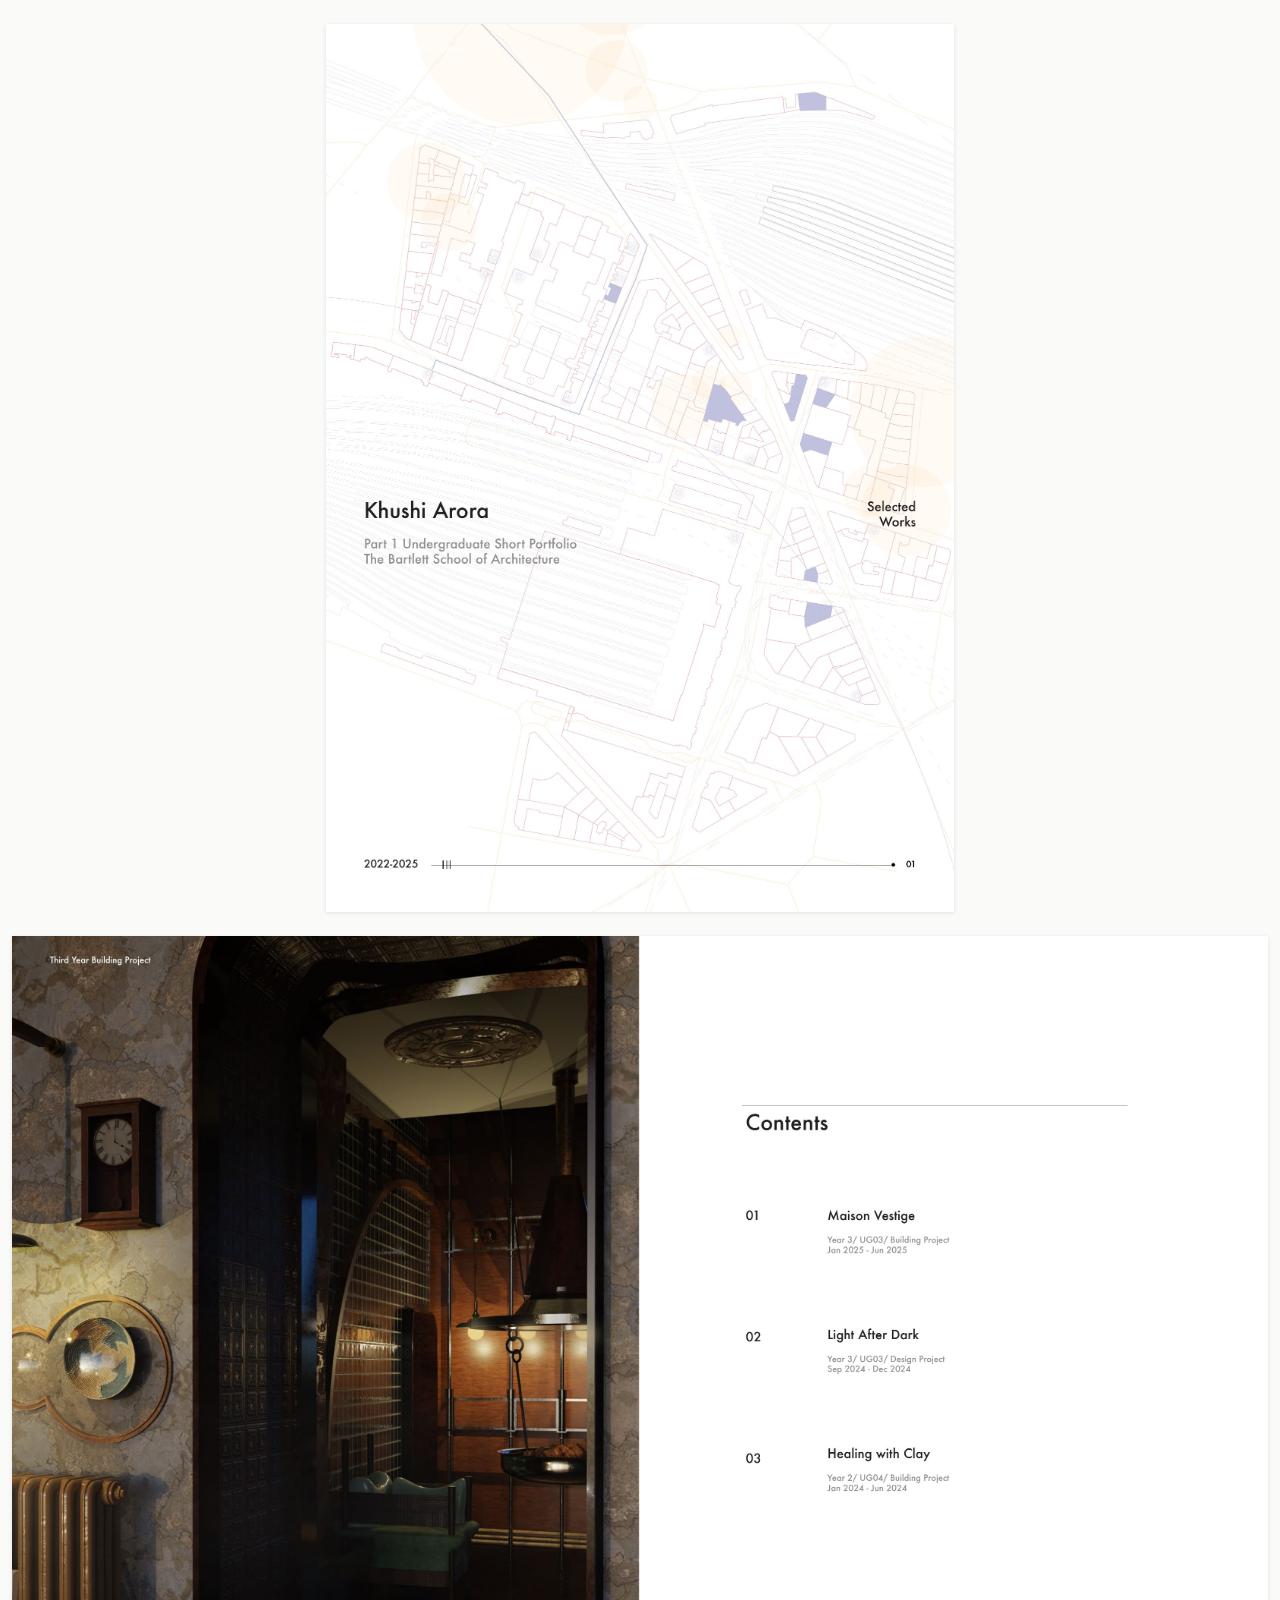
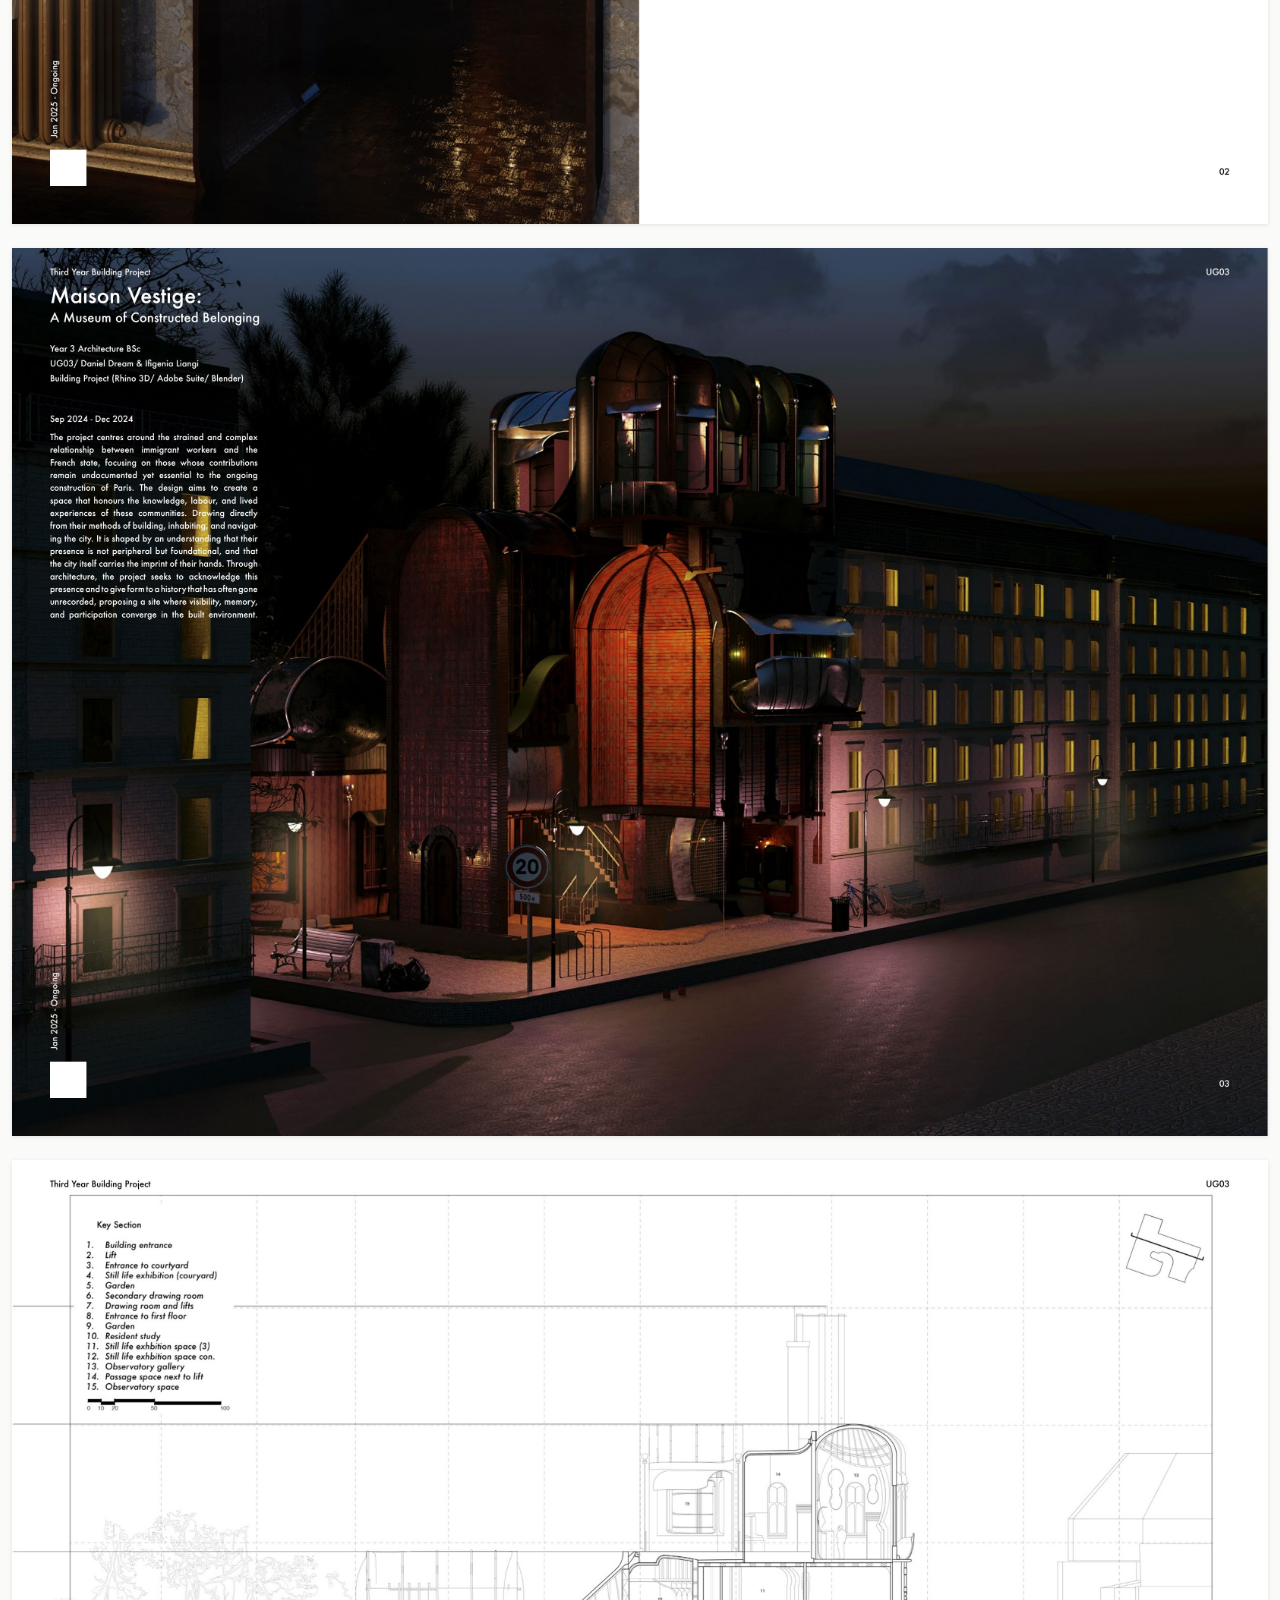
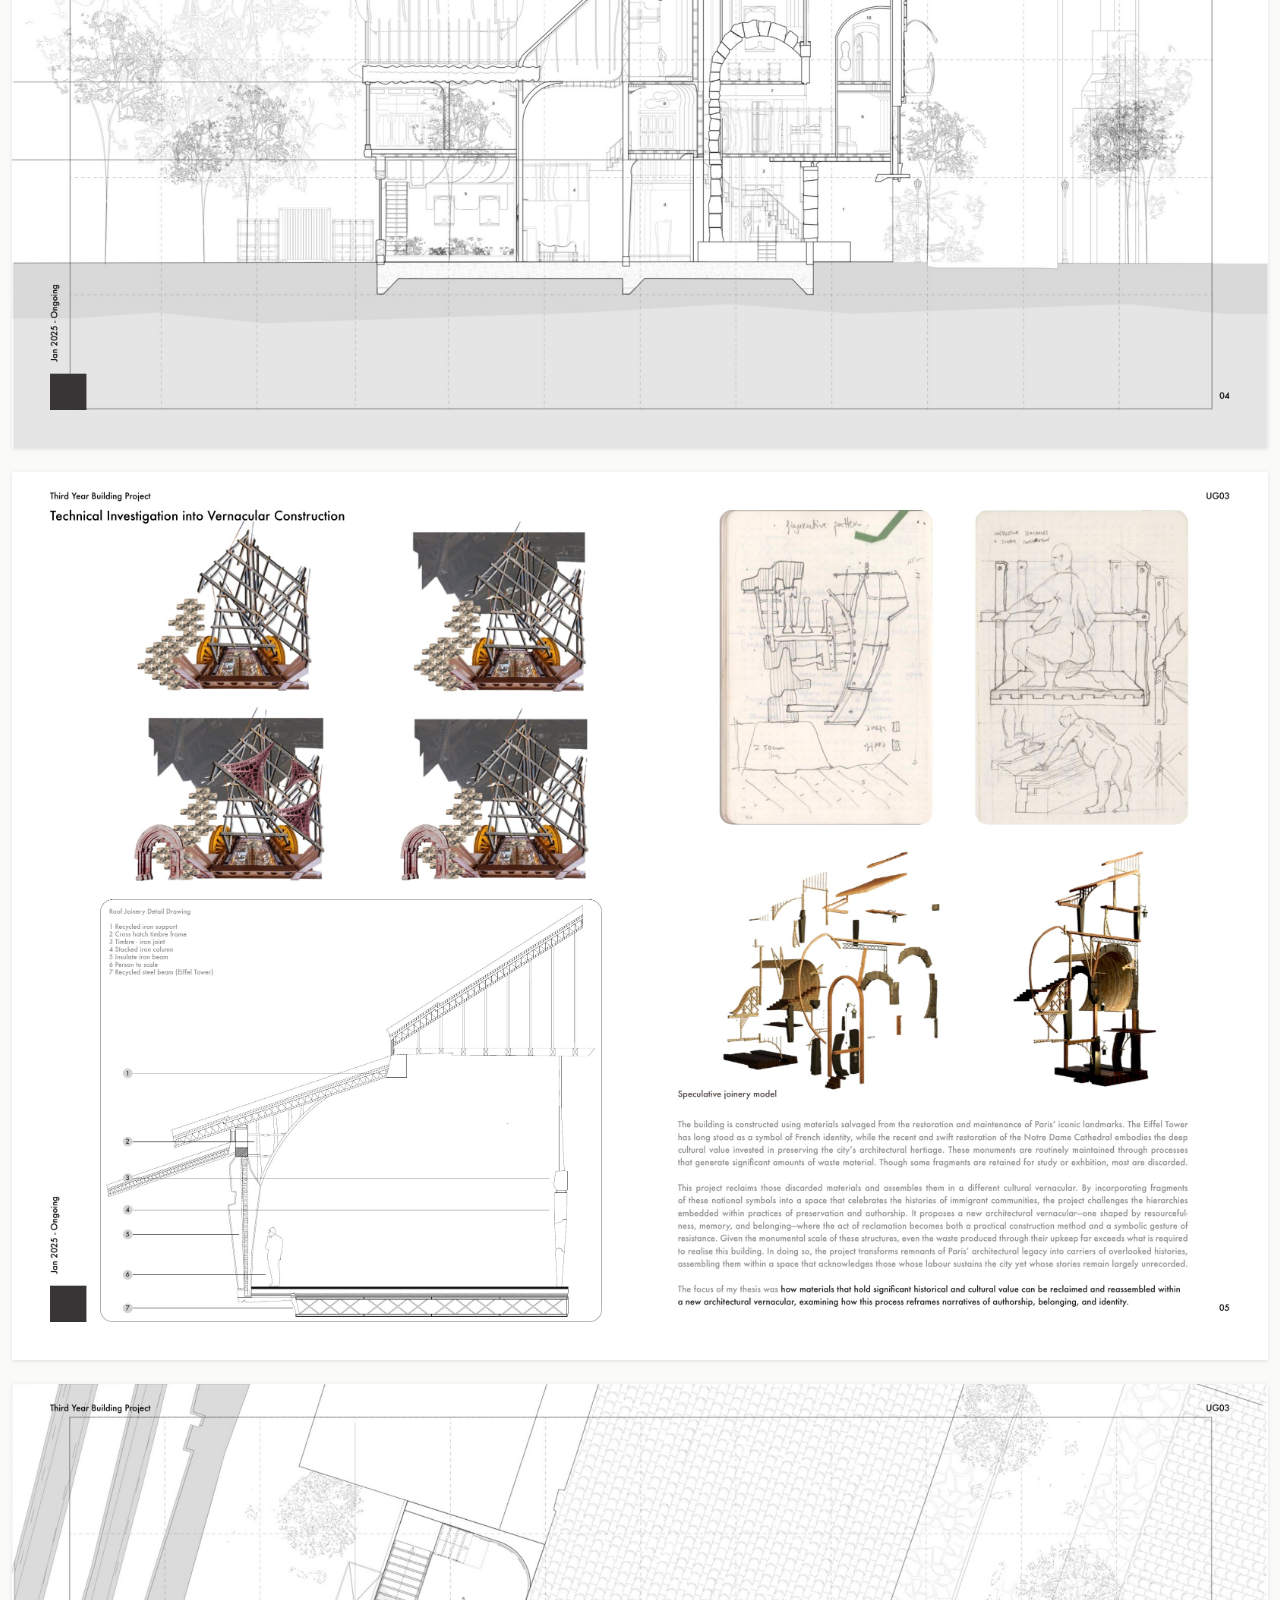
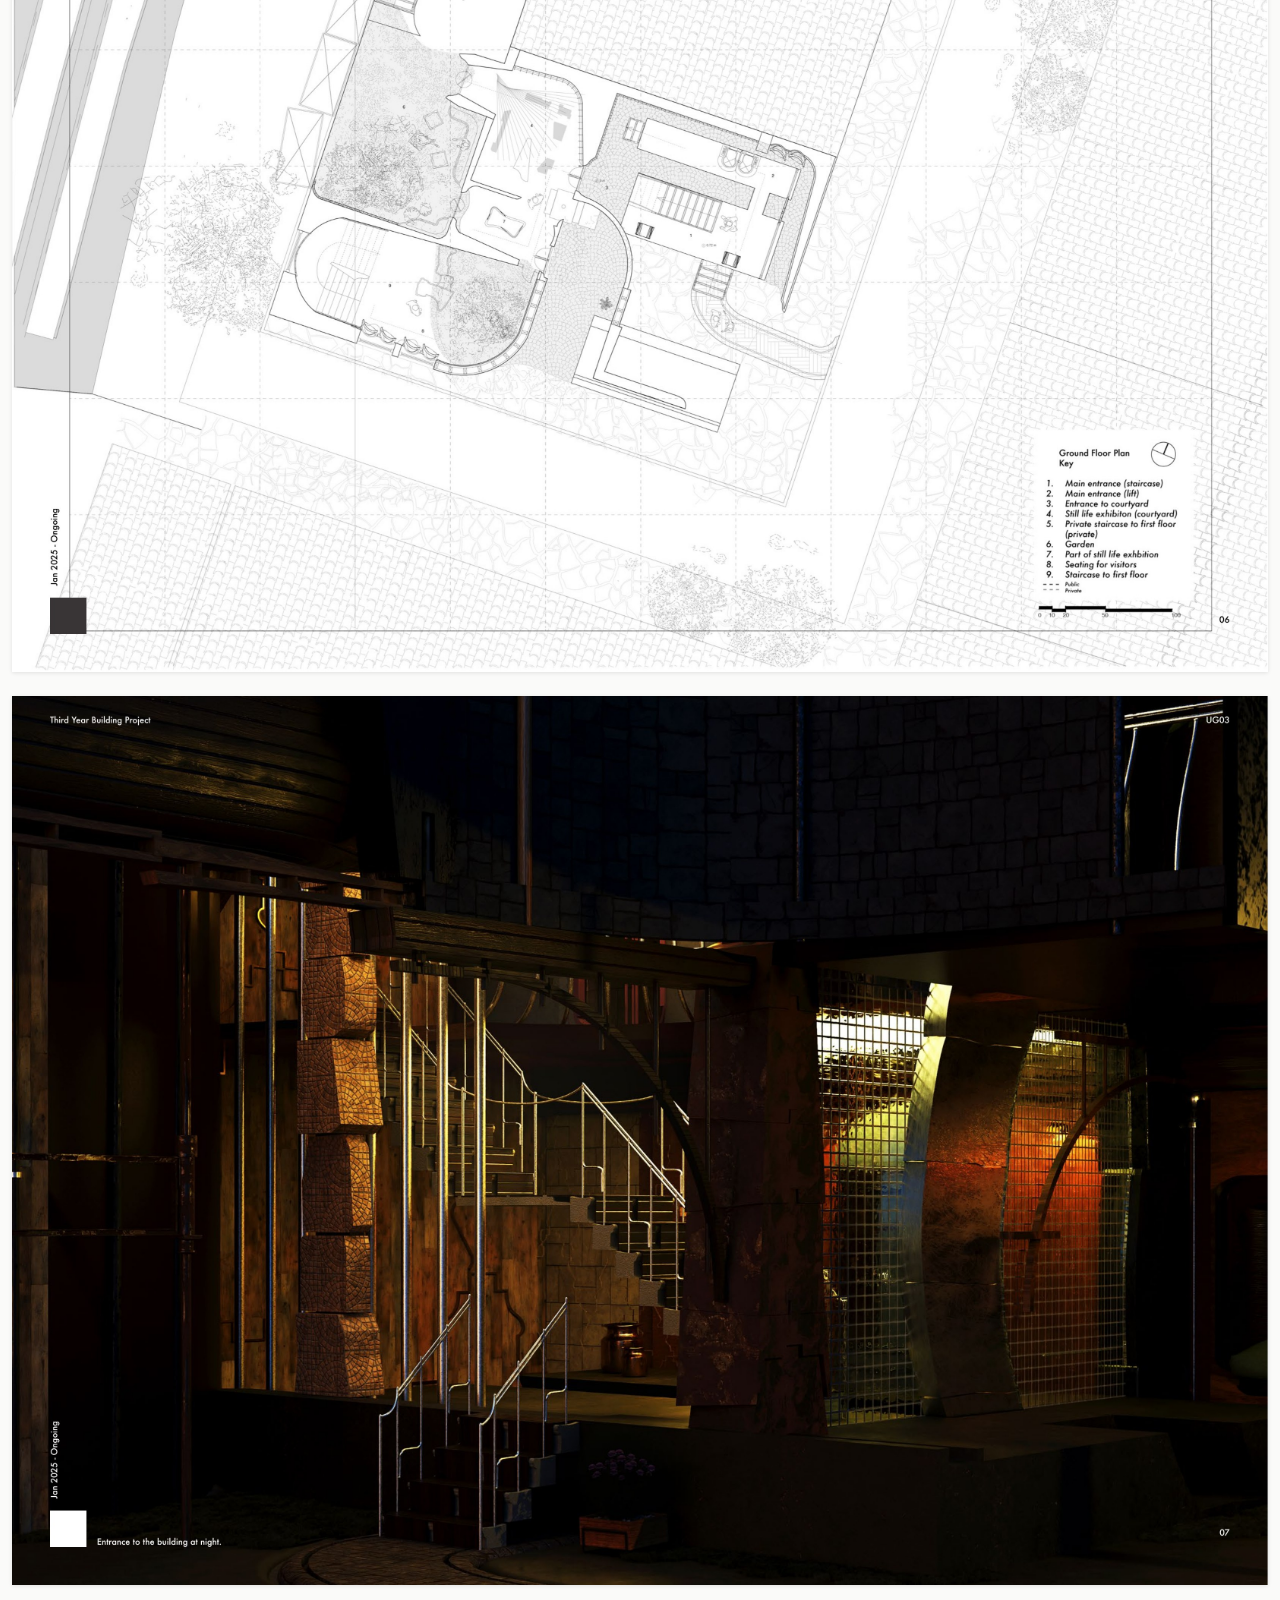
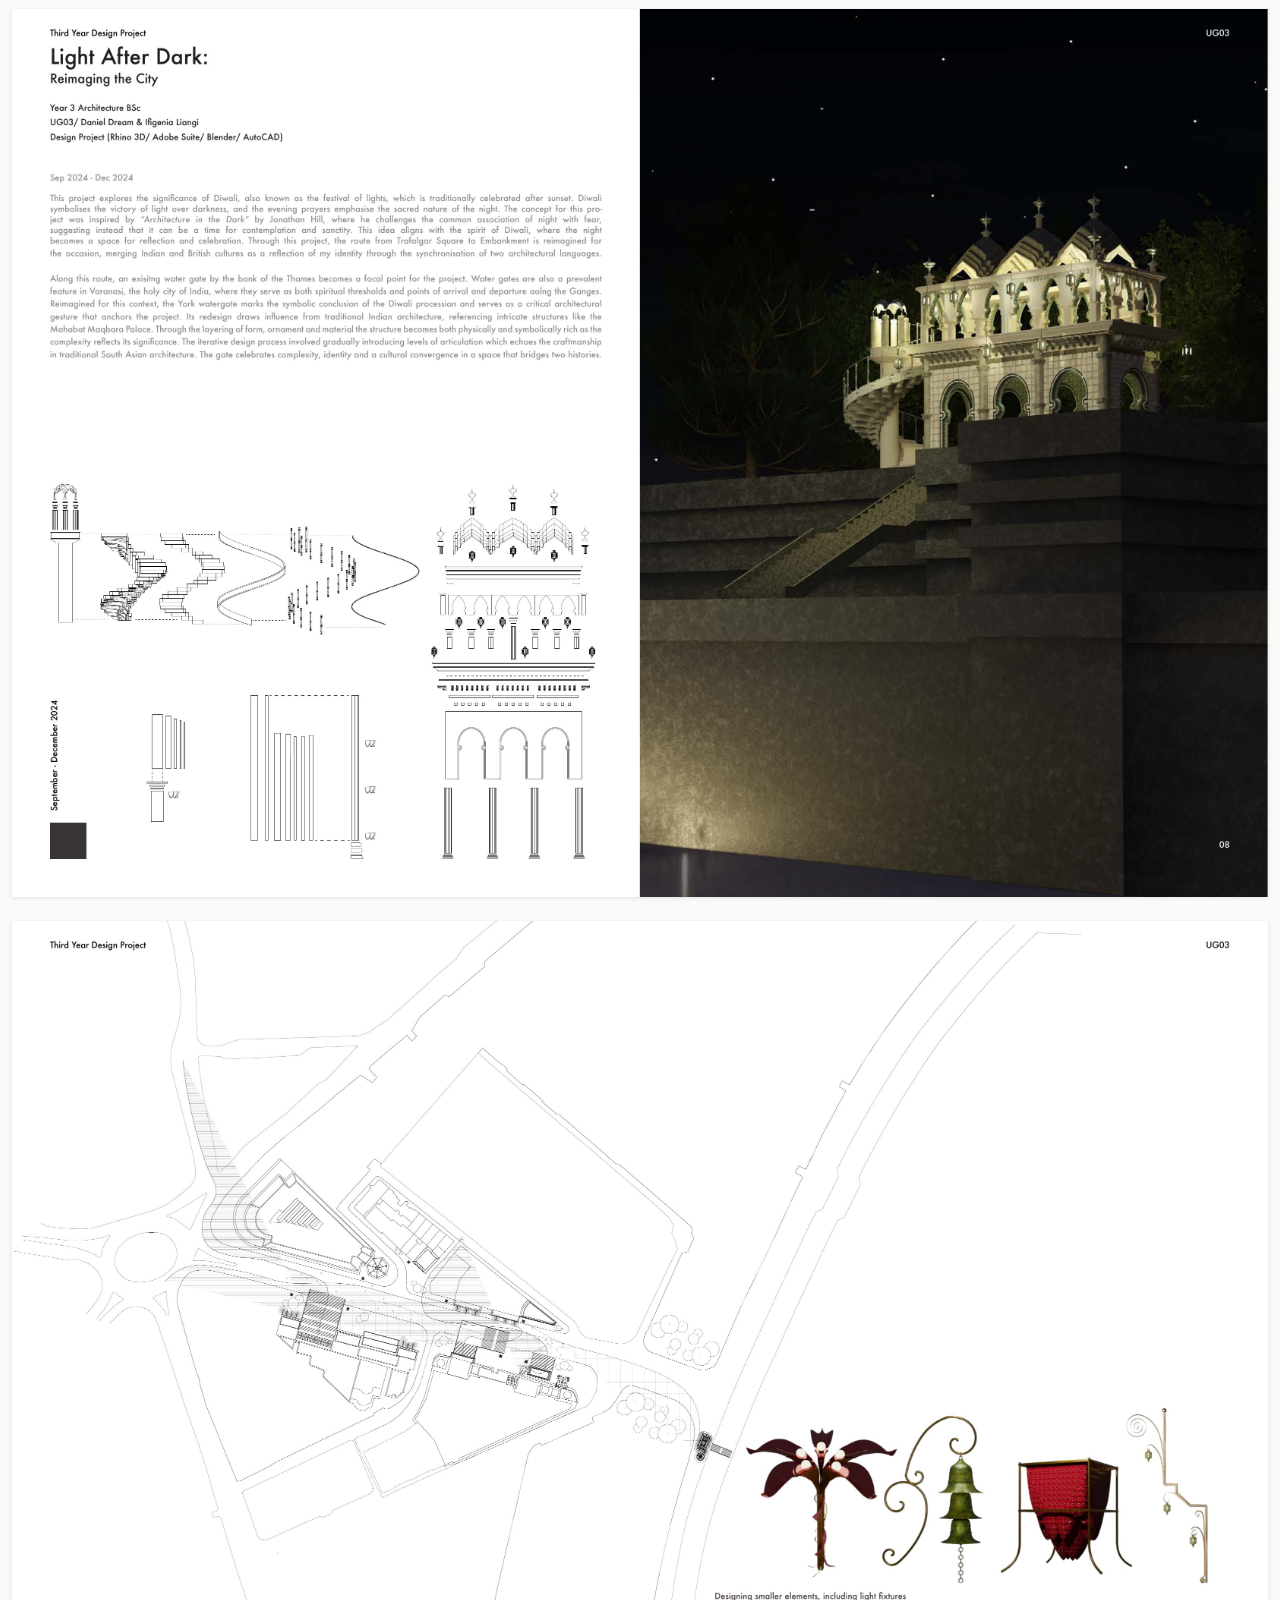
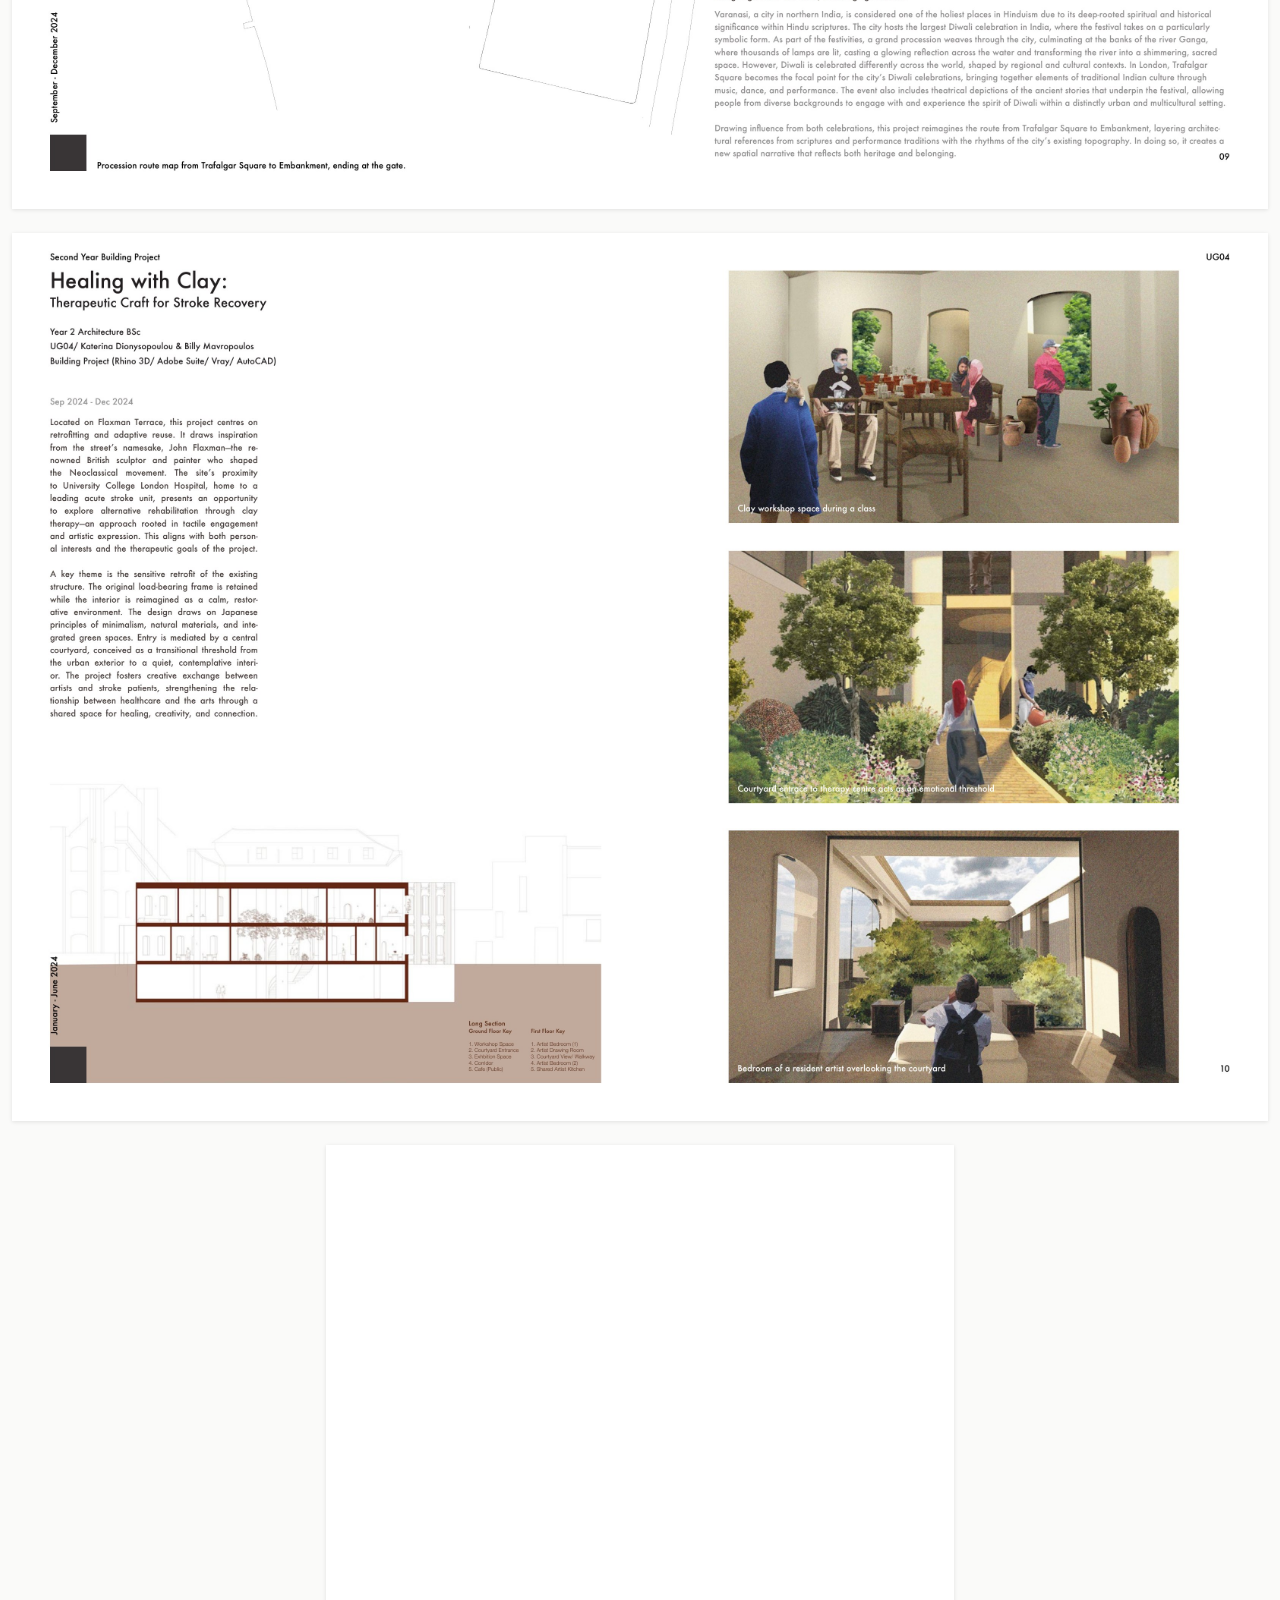
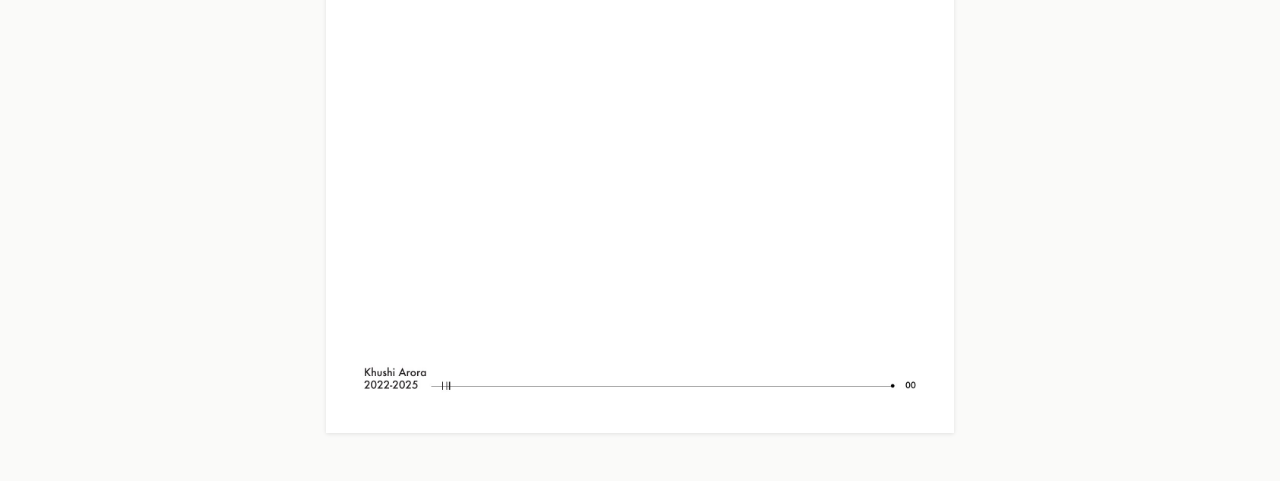
<file: index.html>
<!DOCTYPE html>
<html lang="en">
<head>
<meta charset="UTF-8">
<meta name="viewport" content="width=device-width, initial-scale=1.0">
<title>Khushi Arora — Part 1 Undergraduate Portfolio | The Bartlett School of Architecture</title>
<meta name="description" content="Khushi Arora — Part 1 Undergraduate Short Portfolio, The Bartlett School of Architecture. Selected Works 2022–2025.">
<style>
  /* ————————————————————————————————
     Faithful presentation of the original PDF.
     Pages are rendered exactly as designed; this
     file only handles layout, sequencing and
     responsive scaling — no restyling.
  ———————————————————————————————— */
  * { margin: 0; padding: 0; box-sizing: border-box; }

  html { scroll-behavior: smooth; }

  body {
    background: #fafaf9;           /* neutral backdrop so page edges read on any screen */
    -webkit-font-smoothing: antialiased;
  }

  .portfolio {
    max-width: 1500px;             /* A3 spreads at comfortable reading width */
    margin: 0 auto;
    padding: 24px 12px;
  }

  .page {
    position: relative;
    margin: 0 auto 24px auto;
    line-height: 0;                /* remove inline-img gap */
    box-shadow: 0 1px 4px rgba(0,0,0,0.10);
    background: #fff;
  }

  .page img {
    width: 100%;
    height: auto;
    display: block;
  }

  /* A4 portrait pages shown at half the spread width,
     matching their true printed proportion next to A3 spreads */
  .page.portrait { width: 50%; }

  /* Invisible hotspots over the Contents entries — functional only */
  .hotspot {
    position: absolute;
    display: block;
    left: 56%;
    width: 36%;
    height: 9%;
    text-indent: -9999px;          /* accessible label, visually nothing */
    overflow: hidden;
  }
  .hotspot:focus-visible { outline: 2px solid #888; }
  #hs-01 { top: 28.5%; }
  #hs-02 { top: 42%; }
  #hs-03 { top: 55.5%; }

  @media (max-width: 800px) {
    .portfolio { padding: 12px 6px; }
    .page { margin-bottom: 12px; }
    .page.portrait { width: 72%; } /* keep the cover readable on small screens */
  }
</style>
</head>
<body>

<main class="portfolio">

  <!-- Cover -->
  <div class="page portrait">
    <img src="pages/page-01.jpg" alt="Cover — Khushi Arora, Part 1 Undergraduate Short Portfolio, The Bartlett School of Architecture, Selected Works 2022–2025" fetchpriority="high">
  </div>

  <!-- Contents (entries are clickable) -->
  <div class="page">
    <img src="pages/page-02.jpg" alt="Contents — 01 Maison Vestige, 02 Light After Dark, 03 Healing with Clay">
    <a class="hotspot" id="hs-01" href="#project-01">Go to 01 — Maison Vestige</a>
    <a class="hotspot" id="hs-02" href="#project-02">Go to 02 — Light After Dark</a>
    <a class="hotspot" id="hs-03" href="#project-03">Go to 03 — Healing with Clay</a>
  </div>

  <!-- 01 · Maison Vestige -->
  <div class="page" id="project-01">
    <img src="pages/page-03.jpg" loading="lazy" alt="Maison Vestige: A Museum of Constructed Belonging — night render of the building on a Paris street">
  </div>
  <div class="page">
    <img src="pages/page-04.jpg" loading="lazy" alt="Maison Vestige — key section drawing">
  </div>
  <div class="page">
    <img src="pages/page-05.jpg" loading="lazy" alt="Maison Vestige — technical investigation into vernacular construction, roof joinery detail and speculative joinery models">
  </div>
  <div class="page">
    <img src="pages/page-06.jpg" loading="lazy" alt="Maison Vestige — ground floor plan">
  </div>
  <div class="page">
    <img src="pages/page-07.jpg" loading="lazy" alt="Maison Vestige — entrance to the building at night">
  </div>

  <!-- 02 · Light After Dark -->
  <div class="page" id="project-02">
    <img src="pages/page-08.jpg" loading="lazy" alt="Light After Dark: Reimaging the City — night render of the reimagined York watergate with drawings">
  </div>
  <div class="page">
    <img src="pages/page-09.jpg" loading="lazy" alt="Light After Dark — procession route map from Trafalgar Square to Embankment and light fixture designs">
  </div>

  <!-- 03 · Healing with Clay -->
  <div class="page" id="project-03">
    <img src="pages/page-10.jpg" loading="lazy" alt="Healing with Clay: Therapeutic Craft for Stroke Recovery — long section, clay workshop, courtyard and resident artist bedroom">
  </div>

  <!-- Back page -->
  <div class="page portrait">
    <img src="pages/page-11.jpg" loading="lazy" alt="Back page — Khushi Arora, 2022–2025">
  </div>

</main>

</body>
</html>
</file>
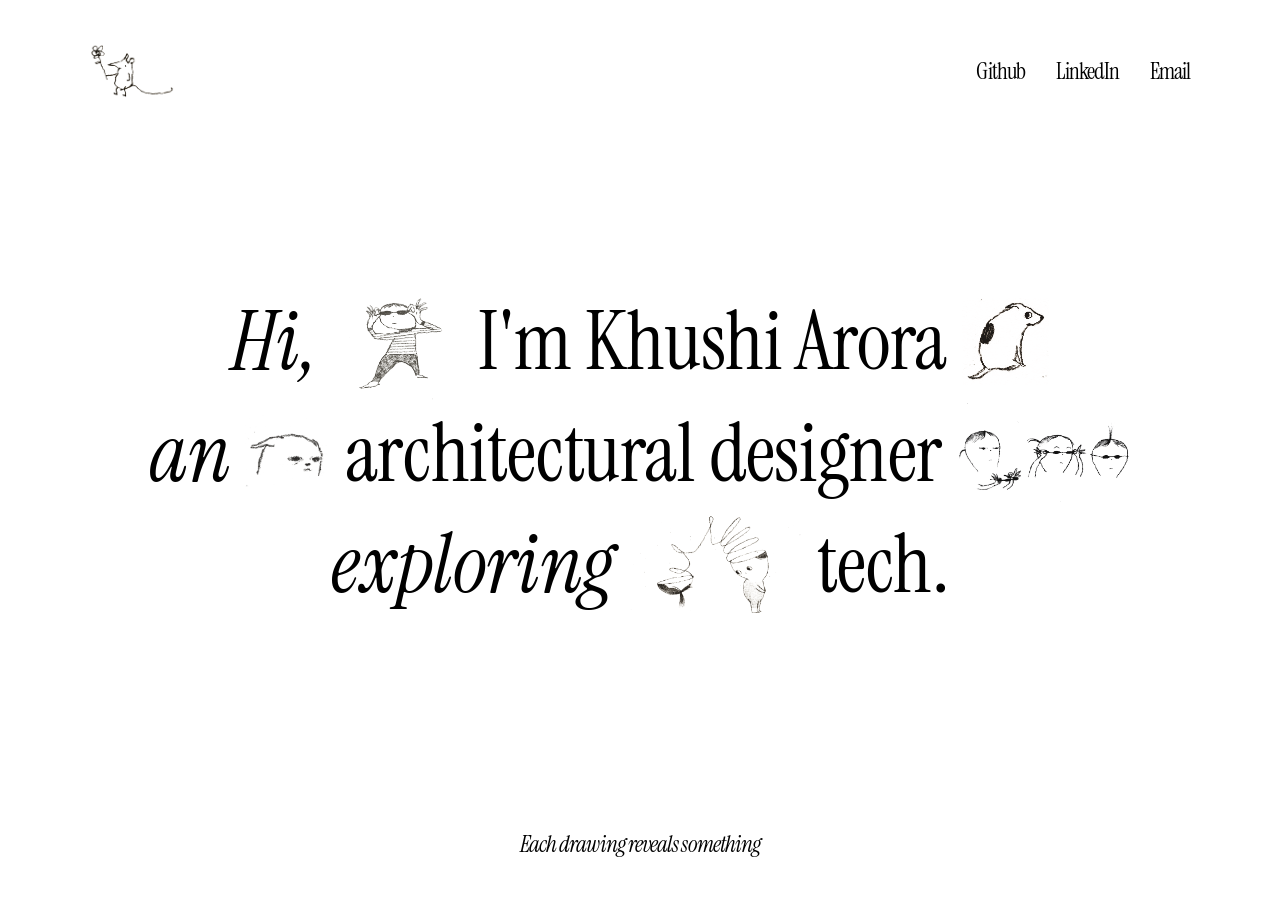
<file: site/index.html>
<!doctype html>
<html lang="en">
<head>
  <meta charset="utf-8" />
  <meta name="viewport" content="width=device-width, initial-scale=1, viewport-fit=cover" />
  <title>Khushi Arora</title>
  <meta name="description" content="Khushi Arora, architectural designer exploring tech." />
  <link rel="icon" href="assets/logo-mouse.png" />
  <link rel="preconnect" href="https://fonts.googleapis.com" />
  <link rel="preconnect" href="https://fonts.gstatic.com" crossorigin />
  <link href="https://fonts.googleapis.com/css2?family=Instrument+Serif:ital@0;1&family=Inter:wght@400;500&display=swap" rel="stylesheet" />
  <link rel="stylesheet" href="styles.css" />
</head>
<body data-view="home">
  <header class="top">
    <a class="logo" href="#" aria-label="Khushi Arora, home">
      <img src="assets/logo-mouse.png" alt="" />
    </a>
    <nav class="links" aria-label="Contact">
      <a href="https://github.com/bear3100001" target="_blank" rel="noopener">Github</a>
      <a href="https://www.linkedin.com/in/khushi-arora-b21164205" target="_blank" rel="noopener">LinkedIn</a>
      <a href="mailto:khushi071203@gmail.com">Email</a>
    </nav>
  </header>

  <main class="stage">
    <!-- Home: the sentence is the navigation. Each drawing is a button. -->
    <h1 class="hero" id="hero">
      <span class="line">
        <em>Hi,</em>
        <button class="glyph glyph--girl" popovertarget="profile" data-label="About me">
          <img src="assets/icon-girl.png" alt="" /><span class="sr">About me</span>
        </button>
        <i class="br"></i>
        <span>I'm Khushi Arora</span>
        <button class="glyph glyph--pig" data-project="schedule-assistant">
          <img src="assets/icon-guineapig.png" alt="" />
        </button>
        <i class="br"></i>
      </span>
      <span class="line">
        <em>an</em>
        <button class="glyph glyph--cat" data-project="consultant-door-sync">
          <img src="assets/icon-cat.png" alt="" />
        </button>
        <span>architectural</span> <i class="br"></i><span>designer</span>
        <button class="glyph glyph--faces" data-project="selected-works">
          <img src="assets/icon-faces.png" alt="" />
        </button>
        <i class="br"></i>
      </span>
      <span class="line">
        <em>exploring</em>
        <button class="glyph glyph--hands" data-project="project-04">
          <img src="assets/icon-hands.png" alt="" />
        </button>
        <span>tech.</span>
      </span>
    </h1>

    <!-- Project view, filled from projects.js -->
    <article class="project" id="project" aria-live="polite"></article>
  </main>

  <footer class="foot">
    <div class="foot-home">
      <p class="motto"><em>Each drawing reveals something</em></p>
    </div>
    <div class="foot-project">
      <a class="back" href="#"><span aria-hidden="true">←</span> <em>Hi,</em><span class="back-text"> back to start</span></a>
      <nav class="strip" id="strip" aria-label="Projects"></nav>
    </div>
  </footer>

  <!-- Profile card, opened by the first drawing (native popover: Esc and outside-click close it) -->
  <aside class="card" id="profile" popover aria-label="About Khushi">
    <p class="card-kicker"><em>In short</em></p>
    <dl>
      <div>
        <dt>Currently</dt>
        <dd>Architectural Designer <span>at Populous, since 09.2025</span></dd>
      </div>
      <div>
        <dt>Studied</dt>
        <dd>Architecture BSc <span>University College London</span></dd>
      </div>
      <div>
        <dt>Works in</dt>
        <dd class="skills">Revit <i>.</i> AutoCAD <i>.</i> Rhino3D</dd>
      </div>
    </dl>
    <a class="card-more" href="#/about">Full CV <span aria-hidden="true">→</span></a>
    <button class="card-close" popovertarget="profile" popovertargetaction="hide" aria-label="Close">×</button>
  </aside>

  <script src="projects.js"></script>
  <script src="app.js"></script>
</body>
</html>
</file>
<file: site/styles.css>
/* ─── Tokens ─────────────────────────────────────────── */
:root {
  --ink: #000;
  --ink-soft: #5e5e5e;
  --ink-faint: #a3a3a3;
  --rule: #e4e4e4;
  --paper: #fff;

  --serif: "Instrument Serif", "Times New Roman", serif;
  --sans: "Inter", system-ui, -apple-system, "Segoe UI", sans-serif;

  /* Hero scales with width and height so the sentence always fits one screen */
  --hero: clamp(38px, min(6.4vw, 10vh), 96px);
  --gutter: clamp(16px, 7vw, 104px);

  --ease: cubic-bezier(0.22, 0.75, 0.15, 1);
  --ease-in-out: cubic-bezier(0.65, 0, 0.25, 1);
}

*,
*::before,
*::after { box-sizing: border-box; }

html, body { height: 100%; margin: 0; }

body {
  display: grid;
  grid-template-rows: auto 1fr auto;
  height: 100svh;
  overflow: hidden;
  background: var(--paper);
  color: var(--ink);
  font-family: var(--sans);
  -webkit-font-smoothing: antialiased;
  text-rendering: optimizeLegibility;
}

img { display: block; max-width: 100%; }
a { color: inherit; text-decoration: none; }
em { font-style: italic; }
button { font: inherit; color: inherit; background: none; border: 0; padding: 0; cursor: pointer; }

.sr {
  position: absolute; width: 1px; height: 1px; overflow: hidden;
  clip: rect(0 0 0 0); white-space: nowrap;
}

:focus-visible { outline: 1px solid var(--ink); outline-offset: 6px; border-radius: 4px; }

/* ─── Header ─────────────────────────────────────────── */
.top {
  display: flex;
  align-items: center;
  justify-content: space-between;
  padding: clamp(20px, 5vh, 44px) var(--gutter) 0;
}

.logo img {
  width: clamp(64px, 6.6vw, 96px);
  transition: transform 0.6s var(--ease);
  transform-origin: 30% 80%;
}
.logo:hover img { transform: rotate(-6deg); }

.links { display: flex; gap: clamp(18px, 2.4vw, 32px); }

.links a,
.back,
.motto {
  font-family: var(--serif);
  font-size: clamp(20px, 1.8vw, 25px);
  letter-spacing: -0.04em;
  line-height: 1.4;
}

/* Underline that draws in from the left */
.links a,
.back,
.p-link {
  background: linear-gradient(currentColor, currentColor) 0 100% / 0 1px no-repeat;
  transition: background-size 0.5s var(--ease);
}
.links a:hover,
.back:hover,
.p-link:hover { background-size: 100% 1px; }

/* ─── Stage ──────────────────────────────────────────── */
.stage {
  position: relative;
  display: grid;
  grid-template-rows: minmax(0, 1fr);
  min-height: 0;
  padding: 0 var(--gutter);
}

.hero,
.project { grid-area: 1 / 1; }

body[data-view="home"] .project,
body[data-view="project"] .hero { display: none; }

/* ─── Hero sentence ──────────────────────────────────── */
.hero {
  align-self: center;
  margin: 0;
  font-family: var(--serif);
  font-weight: 400;
  font-size: var(--hero);
  line-height: 1.36;
  letter-spacing: -0.005em;
  text-align: center;
}

.line {
  display: flex;
  flex-wrap: wrap;
  align-items: center;
  justify-content: center;
  column-gap: 0.18em;
  animation: rise 0.9s var(--ease) both;
}
.line:nth-child(2) { animation-delay: 0.07s; }
.line:nth-child(3) { animation-delay: 0.14s; }

/* Drawings: sized in em so they scale with the type */
.br { display: none; }  /* line breaks used only on phones */

.glyph {
  position: relative;
  display: inline-grid;
  place-items: center;
  margin-block: -0.32em;  /* drawings overlap the line box instead of stretching it */
  transition: opacity 0.4s var(--ease), filter 0.4s var(--ease);
}
.glyph img {
  height: var(--h);
  width: auto;
  transition: transform 0.55s var(--ease);
  user-select: none;
  -webkit-user-drag: none;
}
.glyph--girl  { --h: 1.62em; }
.glyph--pig   { --h: 1.06em; }
.glyph--cat   { --h: 1.04em; }
.glyph--faces { --h: 1.22em; }
.glyph--hands { --h: 1.24em; }

/* Caption under each drawing on hover/focus */
.glyph::after {
  content: attr(data-label);
  position: absolute;
  top: 100%;
  left: 50%;
  translate: -50% 0;
  margin-top: 0.1em;
  font-family: var(--sans);
  font-size: 12px;
  letter-spacing: 0.01em;
  color: var(--ink-soft);
  white-space: nowrap;
  opacity: 0;
  transform: translateY(-4px);
  transition: opacity 0.35s var(--ease), transform 0.45s var(--ease);
  pointer-events: none;
}

@media (hover: hover) {
  .glyph:hover img { transform: rotate(-5deg) scale(1.07); }
  .glyph:hover::after { opacity: 1; transform: none; }

  /* When one drawing is in focus, the others step back */
  .hero:has(.glyph:hover) .glyph:not(:hover) { opacity: 0.28; filter: grayscale(1); }
}
.glyph:focus-visible::after,
.glyph.is-open::after { opacity: 0; }

/* While the profile card is open, the rest of the sentence recedes */
.line > * { transition: opacity 0.5s var(--ease), filter 0.5s var(--ease); }
body:has(.card:popover-open) .line > :not(.is-open) { opacity: 0.12; filter: grayscale(1); }

.glyph.is-open img { transform: rotate(-5deg) scale(1.07); }

/* ─── Profile card ───────────────────────────────────── */
.card {
  position: fixed;
  inset: auto;
  top: var(--y, 50%);
  left: var(--x, 50%);
  width: min(340px, calc(100vw - 32px));
  margin: 0;
  padding: 26px 28px 22px;
  border: 1px solid var(--ink);
  border-radius: 2px;
  background: var(--paper);
  color: var(--ink);
  box-shadow: 0 30px 60px -30px rgb(0 0 0 / 0.25);
  transform-origin: var(--ox, 0) var(--oy, 0);

  opacity: 0;
  scale: 0.94;
  translate: 0 -6px;
  transition:
    opacity 0.3s var(--ease),
    scale 0.45s var(--ease),
    translate 0.45s var(--ease),
    display 0.45s allow-discrete,
    overlay 0.45s allow-discrete;
}
.card:popover-open { opacity: 1; scale: 1; translate: 0 0; }
@starting-style {
  .card:popover-open { opacity: 0; scale: 0.94; translate: 0 -6px; }
}
.card::backdrop { background: transparent; }

.card-kicker {
  margin: 0 0 14px;
  font-family: var(--serif);
  font-size: 22px;
  letter-spacing: -0.02em;
}

.card dl { margin: 0; }
.card dl > div {
  display: grid;
  grid-template-columns: 76px 1fr;
  gap: 12px;
  padding: 12px 0;
  border-top: 1px solid var(--rule);
}
.card dt {
  font-family: var(--serif);
  font-style: italic;
  font-size: 17px;
  line-height: 1.3;
  color: var(--ink-soft);
}
.card dd {
  margin: 0;
  font-family: var(--serif);
  font-size: 21px;
  line-height: 1.2;
  letter-spacing: -0.02em;
}
.card dd span {
  display: block;
  margin-top: 4px;
  font-family: var(--sans);
  font-size: 13px;
  letter-spacing: 0;
  color: var(--ink-soft);
}
.skills i { font-style: normal; color: var(--ink-faint); padding: 0 0.1em; }

.card-more {
  display: inline-block;
  margin-top: 14px;
  font-family: var(--serif);
  font-size: 19px;
  letter-spacing: -0.02em;
}
.card-more span { display: inline-block; transition: translate 0.4s var(--ease); }
.card-more:hover span { translate: 4px 0; }

.card-close {
  position: absolute;
  top: 14px;
  right: 16px;
  width: 28px;
  height: 28px;
  font-size: 22px;
  line-height: 1;
  color: var(--ink-soft);
  transition: rotate 0.4s var(--ease), color 0.2s;
}
.card-close:hover { rotate: 90deg; color: var(--ink); }

/* ─── Project view ───────────────────────────────────── */
.project {
  align-self: center;
  display: grid;
  grid-template-columns: minmax(0, 5fr) minmax(0, 7fr);
  column-gap: clamp(32px, 6vw, 112px);
  align-items: start;
  width: 100%;
  max-width: 1240px;
  max-height: 100%;
  margin: 0 auto;
  padding: clamp(12px, 3vh, 32px) 0 36px;
  min-height: 0;

  /* If a project is longer than the screen, it scrolls within the stage, never the page */
  overflow-y: auto;
  overscroll-behavior: contain;
  scrollbar-width: none;
  -webkit-mask-image: linear-gradient(#000 calc(100% - 32px), transparent);
          mask-image: linear-gradient(#000 calc(100% - 32px), transparent);
}
.project::-webkit-scrollbar { display: none; }

.project > *,
.p-details > div { animation: rise 0.8s var(--ease) both; animation-delay: calc(var(--i, 0) * 70ms + 120ms); }

.p-intro { position: sticky; top: 0; }

.emblem {
  height: clamp(72px, 13vh, 128px);
  width: auto;
  margin-bottom: clamp(12px, 3vh, 28px);
  view-transition-name: glyph;
}

.p-index {
  margin: 0 0 6px;
  font-family: var(--serif);
  font-size: 20px;
  color: var(--ink-faint);
  font-variant-numeric: tabular-nums;
}
.p-index em { color: var(--ink); }

.p-title {
  margin: 0;
  font-family: var(--serif);
  font-weight: 400;
  font-size: clamp(44px, min(5vw, 8.5vh), 76px);
  line-height: 0.98;
  letter-spacing: -0.025em;
  text-wrap: balance;
}

.p-meta {
  margin: 12px 0 0;
  font-family: var(--serif);
  font-style: italic;
  font-size: 21px;
  letter-spacing: -0.02em;
}

.p-summary {
  margin: clamp(14px, 3vh, 24px) 0 0;
  max-width: 34em;
  font-size: 15.5px;
  line-height: 1.6;
  color: var(--ink-soft);
  text-wrap: pretty;
}

.p-link {
  display: inline-block;
  margin-top: clamp(14px, 3vh, 24px);
  font-family: var(--serif);
  font-size: 21px;
  letter-spacing: -0.02em;
}

.p-details { margin: 0; }

.p-details > div {
  display: grid;
  grid-template-columns: minmax(110px, 1fr) 3.4fr;
  gap: 20px;
  padding: clamp(12px, 2.4vh, 22px) 0;
  border-top: 1px solid var(--rule);
}
.p-details > div:last-child { border-bottom: 1px solid var(--rule); }

.p-details dt {
  font-family: var(--serif);
  font-style: italic;
  font-size: 21px;
  line-height: 1.2;
  letter-spacing: -0.02em;
}

.p-details dd {
  margin: 0;
  font-size: 14.5px;
  line-height: 1.6;
  color: var(--ink-soft);
  text-wrap: pretty;
}
.p-details dd p { margin: 0; }
.p-details dd .note { margin-top: 12px; }

.steps {
  display: grid;
  gap: 6px;
  margin: 12px 0 0;
  padding: 0;
  list-style: none;
  counter-reset: step;
}
.steps li {
  display: grid;
  grid-template-columns: 1.6em 5.6em 1fr;
  gap: 8px;
  counter-increment: step;
}
.steps li::before {
  content: counter(step, decimal-leading-zero);
  font-size: 11px;
  line-height: 2.1;
  color: var(--ink-faint);
  font-variant-numeric: tabular-nums;
}
.steps b { font-weight: 500; color: var(--ink); }

.tools {
  font-family: var(--serif);
  font-size: 21px !important;
  line-height: 1.3 !important;
  letter-spacing: -0.02em;
  color: var(--ink) !important;
}
.tools i { font-style: normal; color: var(--ink-faint); padding: 0 0.15em; }

/* About / CV view: same grid, with the original CV rows on the right */
.p-summary + .p-summary { margin-top: 12px; }

.p-skills {
  margin: clamp(14px, 3vh, 24px) 0 0;
  font-family: var(--serif);
  font-size: 21px;
  letter-spacing: -0.02em;
}
.p-skills i,
.tags i { font-style: normal; color: var(--ink-faint); padding: 0 0.15em; }

.cv > div { grid-template-columns: minmax(110px, 1fr) 3.4fr; }
.cv dt { font-variant-numeric: tabular-nums; white-space: nowrap; }
.cv h3 {
  margin: 0 0 6px;
  font-family: var(--serif);
  font-weight: 400;
  font-size: 25px;
  line-height: 1.15;
  letter-spacing: -0.03em;
  color: var(--ink);
}
.cv .tags {
  margin-top: 10px;
  font-family: var(--serif);
  font-size: 19px;
  letter-spacing: -0.02em;
  color: var(--ink);
}

/* Strip: the profile drawing sits slightly apart from the projects */
.strip button[data-project="about"] { margin-right: clamp(4px, 1vw, 14px); }

/* ─── Folio: portfolio pages, rebuilt natively, that stack as you scroll ── */
.project.is-folio {
  position: relative;
  display: block;
  align-self: stretch;
  max-width: 1520px;
  padding: 0;
  -webkit-mask-image: none;
          mask-image: none;
}

/* Slim bar: drawing, title and section index; stays put while pages scroll beneath */
.f-bar {
  position: sticky;
  top: 0;
  z-index: 3;
  display: flex;
  align-items: center;
  gap: 14px;
  padding: 12px 0;
  background: var(--paper);
}
.f-bar .emblem { height: 40px; margin: 0; }
.f-bar .p-index { margin: 0; font-size: 17px; }
.f-bar .p-title { font-size: 26px; line-height: 1; }
.f-index {
  display: flex;
  gap: clamp(14px, 2vw, 28px);
  margin: 0 0 0 auto;
  padding: 0;
  list-style: none;
}
.f-index a {
  display: inline-flex;
  gap: 6px;
  align-items: baseline;
  font-family: var(--serif);
  font-size: 18px;
  letter-spacing: -0.02em;
  color: var(--ink-faint);
  transition: color 0.4s var(--ease);
  background: linear-gradient(currentColor, currentColor) 0 100% / 0 1px no-repeat;
}
.f-index a span { font-size: 13px; font-variant-numeric: tabular-nums; }
.f-index a:hover { color: var(--ink-soft); }
.f-index a.is-current { color: var(--ink); background-size: 100% 1px; transition: color 0.4s var(--ease), background-size 0.5s var(--ease); }

.f-pages { position: relative; padding-bottom: var(--foot, 0px); }  /* room for the last page to rise clear of the footer */
.f-mark { display: block; height: 0; }

/* A card is at least one screen tall and sticks at its resting offset;
   the next card slides up over it */
.sheet {
  --cover: 0;
  position: sticky;
  top: var(--stick, 0px);
  display: flex;
  flex-direction: column;
  gap: clamp(20px, 3.2vh, 36px);
  min-height: var(--ph, 100%);
  margin: 0;
  padding: clamp(16px, 3vh, 32px) 0 clamp(20px, 4vh, 40px);
  background: var(--paper);
  border-top: 1px solid var(--rule);
  transform-origin: 50% 0;
  transform: scale(calc(1 - var(--cover) * 0.035));
}
.sheet > * { opacity: calc(1 - var(--cover) * 0.4); }

/* Section heading (once per project) */
.f-head {
  display: grid;
  grid-template-columns: 2.4em 1fr;
  column-gap: 8px;
  align-items: baseline;
}
.f-head span {
  grid-row: span 2;
  font-family: var(--serif);
  font-size: 18px;
  color: var(--ink-faint);
  font-variant-numeric: tabular-nums;
}
.f-head h3 {
  margin: 0;
  font-family: var(--serif);
  font-weight: 400;
  font-size: clamp(32px, 3.2vw, 48px);
  line-height: 1.05;
  letter-spacing: -0.025em;
}
.f-head p {
  margin: 6px 0 0;
  font-family: var(--serif);
  font-style: italic;
  font-size: 19px;
  letter-spacing: -0.02em;
  color: var(--ink-soft);
}

/* Rows: an editorial grid on desktop, one column on phones */
.pg {
  display: grid;
  grid-template-columns: var(--cols, 1fr);
  gap: clamp(20px, 3vw, 48px);
}
.pg-col { display: grid; gap: clamp(14px, 2.4vh, 24px); align-content: start; min-width: 0; }
.pg--spread > .pg-col { align-content: space-between; }
.pg-col:empty { display: none; }
.pg--centre-last > .pg-col { grid-template-rows: auto 1fr; align-content: stretch; }
.pg--centre-last > .pg-col > :last-child { align-self: center; }
/* discount the gap above, so text sits in the optical centre of the empty space */
.pg--centre-last > .pg-col > .pg-body:last-child { margin-top: calc(-1 * clamp(14px, 2.4vh, 24px)); }
.pg-row { display: grid; gap: clamp(14px, 2vw, 28px); align-items: end; }

.pg-fig { margin: 0; }
.pg-fig picture { display: block; }
.pg-fig img {
  display: block;
  width: 100%;
  height: auto;
  cursor: zoom-in;
}
/* Hero renders: the full width of the page, at their own proportions.
   A render taller than the screen is revealed as you scroll, then holds. */
.pg-fig--hero img { width: 100%; height: auto; }
/* Fit: as large as fits on one screen */
.pg-fig--fit img {
  width: auto;
  max-width: 100%;
  max-height: calc(var(--ph, 100vh) * 1.04);
  margin: 0 auto;
}
.pg-fig--centre { width: 86%; justify-self: center; }
/* Fill: the image fills the full height of its row, set by the text beside it */
.pg-fig--fill { position: relative; height: 100%; min-height: 360px; }
.pg-fig--fill picture,
.pg-fig--fill img { position: absolute; inset: 0; width: 100%; height: 100%; }
.pg-fig--fill img { object-fit: cover; }
.pg-col:has(> .pg-fig--fill) { display: block; }
.pg-fig--narrow { width: min(100%, 980px); justify-self: center; }

/* Typography: sized for reading beside large images */
.pg-title {
  margin: 0;
  font-family: var(--serif);
  font-weight: 400;
  font-size: clamp(28px, 2.6vw, 40px);
  line-height: 1.04;
  letter-spacing: -0.025em;
  text-wrap: balance;
}
.pg-title span {
  display: block;
  margin-top: 6px;
  font-style: italic;
  font-size: 0.6em;
  letter-spacing: -0.015em;
  color: var(--ink-soft);
}
.pg-lead {
  margin: 0;
  max-width: 32em;
  font-family: var(--serif);
  font-size: clamp(18px, 1.35vw, 22px);
  line-height: 1.35;
  letter-spacing: -0.012em;
  text-wrap: pretty;
}
.pg-lead b { font-weight: 400; }
.pg-meta,
.pg-date {
  margin: 0;
  font-family: var(--serif);
  font-size: 15.5px;
  line-height: 1.45;
  letter-spacing: -0.005em;
}
.pg-meta { font-style: italic; color: var(--ink-soft); }
.pg-date { color: var(--ink-faint); font-variant-numeric: tabular-nums; }

.pg-body { display: grid; gap: 0.85em; }
.pg-body p {
  margin: 0;
  max-width: 38em;
  font-family: var(--serif);
  font-size: clamp(15px, 0.25vw + 11.5px, 16px);
  line-height: 1.5;
  color: var(--ink-soft);
  text-wrap: pretty;
}
.pg-body b { font-weight: 400; color: var(--ink); }
.pg-body--2 { display: block; columns: 2; column-gap: clamp(24px, 3vw, 48px); }
.pg-body--wide p { max-width: none; }
.pg-body--2 p { max-width: none; margin-bottom: 0.85em; }

.pg-caption {
  margin: 0;
  font-family: var(--serif);
  font-style: italic;
  font-size: 16px;
  letter-spacing: -0.01em;
}
.pg-legend {
  margin: 0;
  padding: 0;
  list-style: none;
  counter-reset: key;
  columns: 3 13em;
  column-gap: 24px;
  font-family: var(--serif);
  font-size: 15px;
  line-height: 1.6;
  color: var(--ink-soft);
}
.pg-legend li { counter-increment: key; break-inside: avoid; }
.pg-legend li::before {
  content: counter(key);
  display: inline-block;
  width: 1.9em;
  color: var(--ink-faint);
  font-variant-numeric: tabular-nums;
}

.pg-foot {
  display: flex;
  justify-content: space-between;
  align-items: baseline;
  gap: 24px;
  margin-top: auto;
  padding-top: 10px;
  border-top: 1px solid var(--rule);
  font-family: var(--serif);
  font-size: 16px;
  letter-spacing: -0.01em;
}
.pg-foot span { font-style: italic; }
.pg-foot em { font-style: normal; color: var(--ink-faint); font-variant-numeric: tabular-nums; }

/* While scrolling the portfolio, the top row and footer slide away, then return on pause.
   The footer floats over the pages here, so hiding it gives the pages the full height. */
body[data-folio] .foot {
  position: fixed;
  inset: auto 0 0 0;
  z-index: 4;
  padding-top: 14px;
  background: var(--paper);
  transition: transform 0.6s var(--ease), opacity 0.6s var(--ease);
}
body[data-folio] .f-bar { transition: transform 0.6s var(--ease), opacity 0.6s var(--ease); }
body[data-folio].is-scrolling .foot {
  transform: translateY(100%);
  opacity: 0;
  transition-duration: 0.5s;
}
body[data-folio].is-scrolling .f-bar {
  transform: translateY(-100%);
  opacity: 0;
  pointer-events: none;
  transition-duration: 0.5s;
}

/* Lightbox */
.lightbox {
  width: 100vw;
  max-width: none;
  height: 100svh;
  max-height: none;
  margin: 0;
  padding: 0;
  border: 0;
  background: transparent;
  overflow: auto;
  overscroll-behavior: contain;
}
.lightbox[open] {
  display: grid;
  place-items: center;
  animation: fade 0.45s var(--ease);
}
.lightbox::backdrop { background: rgb(255 255 255 / 0.97); }
.lightbox img {
  max-width: calc(100vw - 2 * var(--gutter));
  max-height: calc(100svh - 96px);
  width: auto;
  height: auto;
  cursor: zoom-in;
}
.lightbox.is-zoomed { place-items: start; }
.lightbox.is-vector img { width: min(calc(100vw - 2 * var(--gutter)), 1500px); max-height: none; background: var(--paper); }
.lightbox.is-vector.is-zoomed img { width: max(240vw, 2600px); }
.lightbox.is-zoomed img { max-width: none; max-height: none; cursor: zoom-out; }
.lightbox-close {
  position: fixed;
  top: 18px;
  right: 22px;
  width: 40px;
  height: 40px;
  font-size: 30px;
  line-height: 1;
  color: var(--ink-soft);
  transition: rotate 0.4s var(--ease), color 0.2s;
}
.lightbox-close:hover { rotate: 90deg; color: var(--ink); }

/* Draft projects: a quiet placeholder */
.project.is-draft { grid-template-columns: 1fr; text-align: center; justify-items: center; max-width: 640px; }
.is-about .emblem { height: clamp(84px, 15vh, 150px); }
.project.is-draft .emblem { margin-inline: auto; }
.project.is-draft .p-title { font-style: italic; }

/* ─── Footer ─────────────────────────────────────────── */
.foot {
  padding: 0 var(--gutter) clamp(18px, 4.5vh, 40px);
}

.foot-home,
.foot-project {
  display: flex;
  align-items: flex-end;
  justify-content: space-between;
  gap: 24px;
  min-height: 52px;
}

.foot-home { justify-content: center; }

body[data-view="home"] .foot-project,
body[data-view="project"] .foot-home { display: none; }

.motto { margin: 0; }


.foot-home,
.foot-project { animation: fade 1s var(--ease) 0.35s both; }

.strip { display: flex; align-items: flex-end; gap: clamp(14px, 2vw, 26px); }

.strip button {
  position: relative;
  display: grid;
  place-items: end center;
  height: 44px;
  opacity: 0.3;
  filter: grayscale(1);
  transition: opacity 0.35s var(--ease);
}
.strip button img { height: 38px; width: auto; transition: transform 0.5s var(--ease); }
.strip button:hover { opacity: 0.85; }
.strip button:hover img { transform: translateY(-3px) rotate(-4deg); }
.strip button[aria-current="true"] { opacity: 1; filter: none; }
.strip button[aria-current="true"]::after {
  content: "";
  position: absolute;
  bottom: -9px;
  left: 50%;
  width: 4px;
  height: 4px;
  margin-left: -2px;
  border-radius: 50%;
  background: var(--ink);
}

/* ─── Motion ─────────────────────────────────────────── */
@keyframes rise {
  from { opacity: 0; transform: translateY(14px); }
}
@keyframes fade {
  from { opacity: 0; }
}
@keyframes leave {
  to { opacity: 0; transform: translateY(-10px); }
}
@keyframes leave-x {
  to { opacity: 0; transform: translateX(var(--dx)); }
}

/* View transitions: the old page lifts away, the new one rises in on its own,
   and the selected drawing travels between the hero and the project header. */
::view-transition-old(root) { animation: leave 0.32s var(--ease-in-out) both; }
::view-transition-new(root) { animation: none; }
html[data-dir="next"] { --dx: -18px; }
html[data-dir="prev"] { --dx: 18px; }
html[data-dir="next"]::view-transition-old(root),
html[data-dir="prev"]::view-transition-old(root) { animation-name: leave-x; }

::view-transition-group(glyph) { animation-duration: 0.7s; animation-timing-function: var(--ease); }
::view-transition-old(glyph),
::view-transition-new(glyph) { height: 100%; width: auto; object-fit: contain; }

/* Only the drawing that was clicked takes part in the shared transition */
.glyph.is-active img { view-transition-name: glyph; }

@media (prefers-reduced-motion: reduce) {
  *, *::before, *::after,
  ::view-transition-group(*), ::view-transition-old(*), ::view-transition-new(*) {
    animation-duration: 0.01ms !important;
    animation-delay: 0ms !important;
    transition-duration: 0.01ms !important;
  }
}

/* ─── Smaller screens ────────────────────────────────── */
@media (max-width: 900px) {
  .project {
    grid-template-columns: 1fr;
    align-self: stretch;
    row-gap: 28px;
  }
  .p-intro { position: static; }
  /* Phones and tablets: every row becomes one column, read top to bottom */
  .pg { grid-template-columns: 1fr; align-items: start !important; }
  .pg-row { grid-template-columns: 1fr !important; }
  .pg-row > .pg-fig + .pg-fig { width: 78%; justify-self: center; }
  .pg-fig--fit img { width: 100%; max-height: none; }
  .pg-fig--centre { width: 100%; }
  .pg-col:has(> .pg-fig--fill) { display: grid; }
  .pg-fig--fill { height: auto; min-height: 0; }
  .pg-fig--fill picture, .pg-fig--fill img { position: static; height: auto; }
  .pg-body--2 { columns: 1; }
  .pg--centre-last > .pg-col > .pg-body:last-child { margin-top: 0; }
  .sheet { min-height: 0; padding: 14px 0 24px; }
  .f-bar { position: static; flex-wrap: wrap; row-gap: 6px; }
  .f-index { flex-wrap: wrap; width: 100%; margin: 0; column-gap: 16px; }
  .f-index a { font-size: 16px; }
}

@media (max-width: 640px) {
  :root { --hero: clamp(34px, 10.6vw, 48px); }

  /* One continuous sentence instead of three fixed lines */
  .hero {
    display: flex;
    flex-wrap: wrap;
    align-items: center;
    justify-content: center;
    column-gap: 0.16em;
    row-gap: 0.12em;
    line-height: 1.18;
    animation: rise 0.9s var(--ease) both;
  }
  .line { display: contents; }
  .br { display: block; flex-basis: 100%; height: 0; }
  .emblem { height: 76px; }
  .glyph { margin-block: -0.2em; }
  .glyph--girl  { --h: 1.35em; }
  .glyph--faces,
  .glyph--hands { --h: 1.05em; }

  .links { gap: 16px; }
  .links a { font-size: 19px; }
  .motto { font-size: 19px; }

  .p-details > div { grid-template-columns: 1fr; gap: 6px; }
  .steps li { grid-template-columns: 1.6em 1fr; }
  .steps li span { grid-column: 2; }

  .back { font-size: 20px; white-space: nowrap; }
  .back-text { display: none; }
  .is-about .emblem { height: 84px; }
  .strip { gap: 12px; }
  .strip button img { height: 28px; }

  /* Profile card becomes a bottom sheet */
  .card {
    top: auto !important;
    bottom: 12px;
    left: 12px !important;
    width: calc(100vw - 24px);
    transform-origin: 50% 100%;
    translate: 0 16px;
  }
  @starting-style { .card:popover-open { translate: 0 16px; } }
}
</file>
